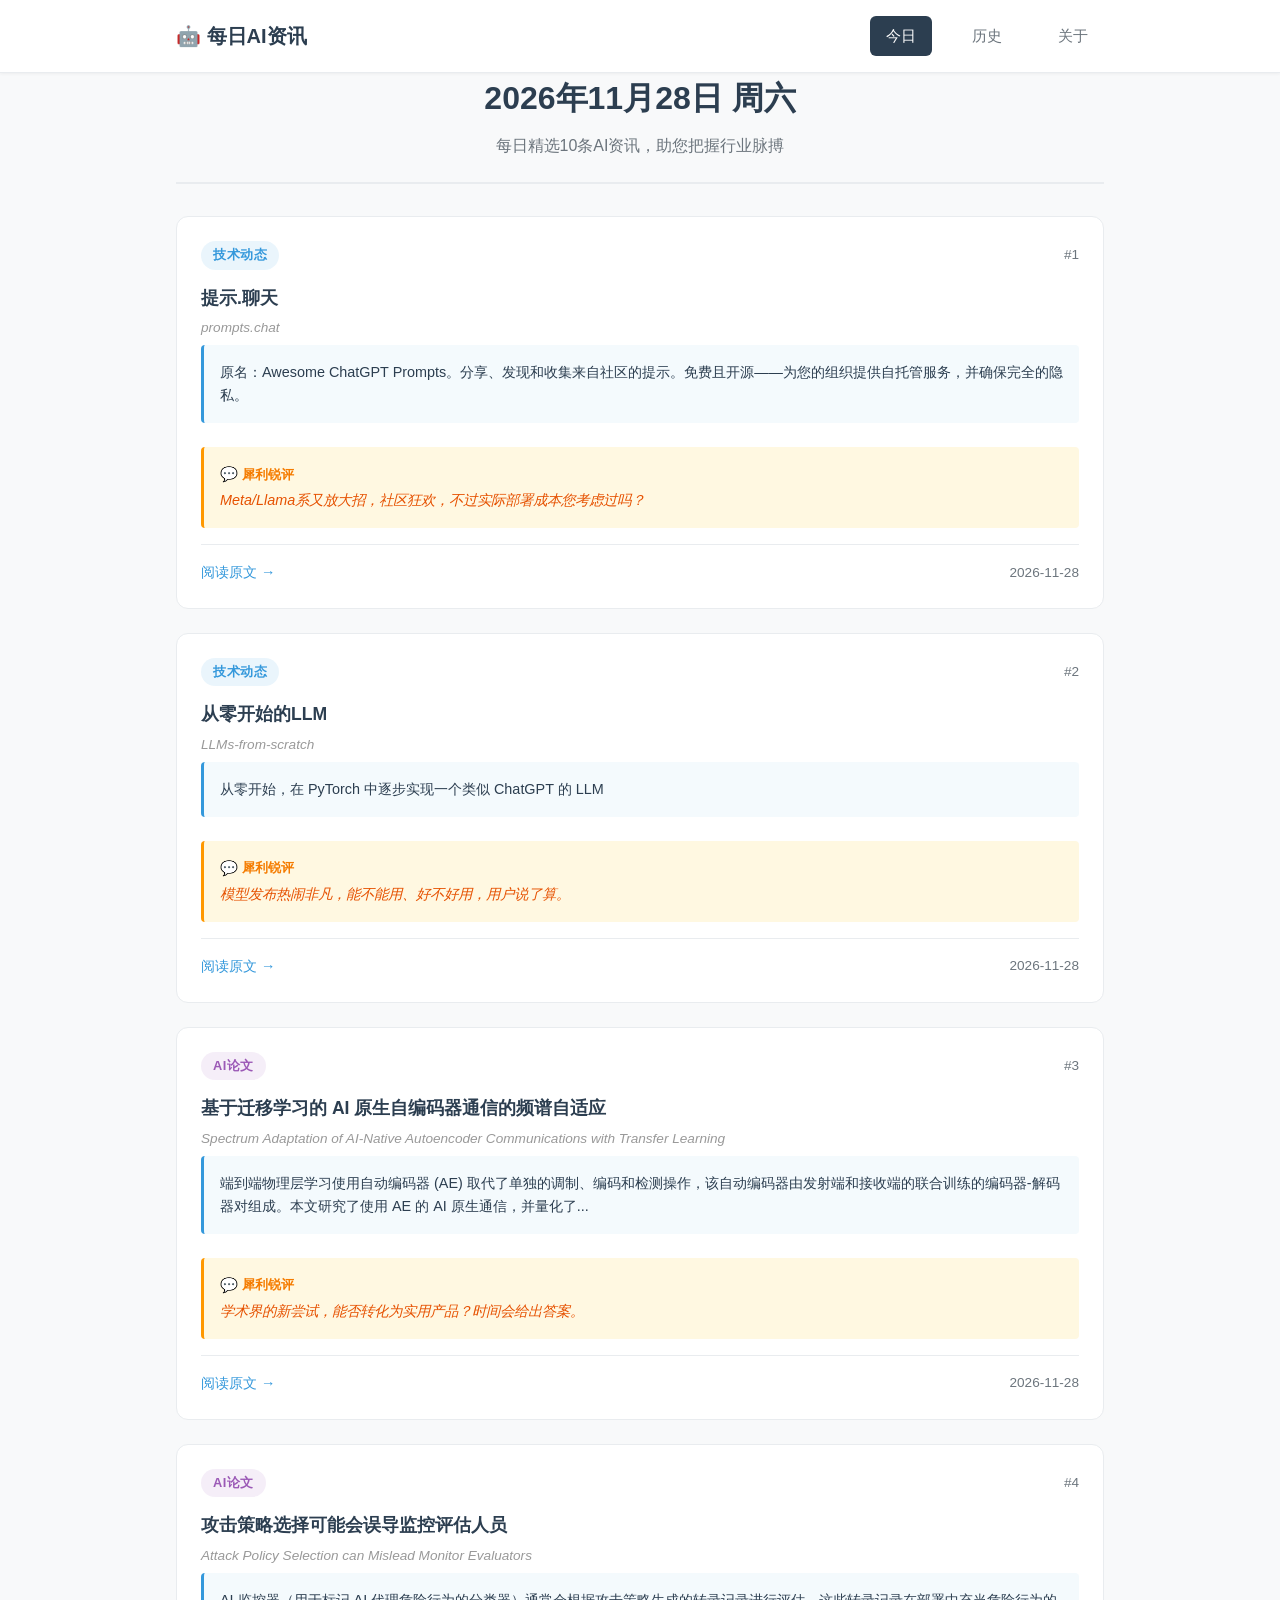
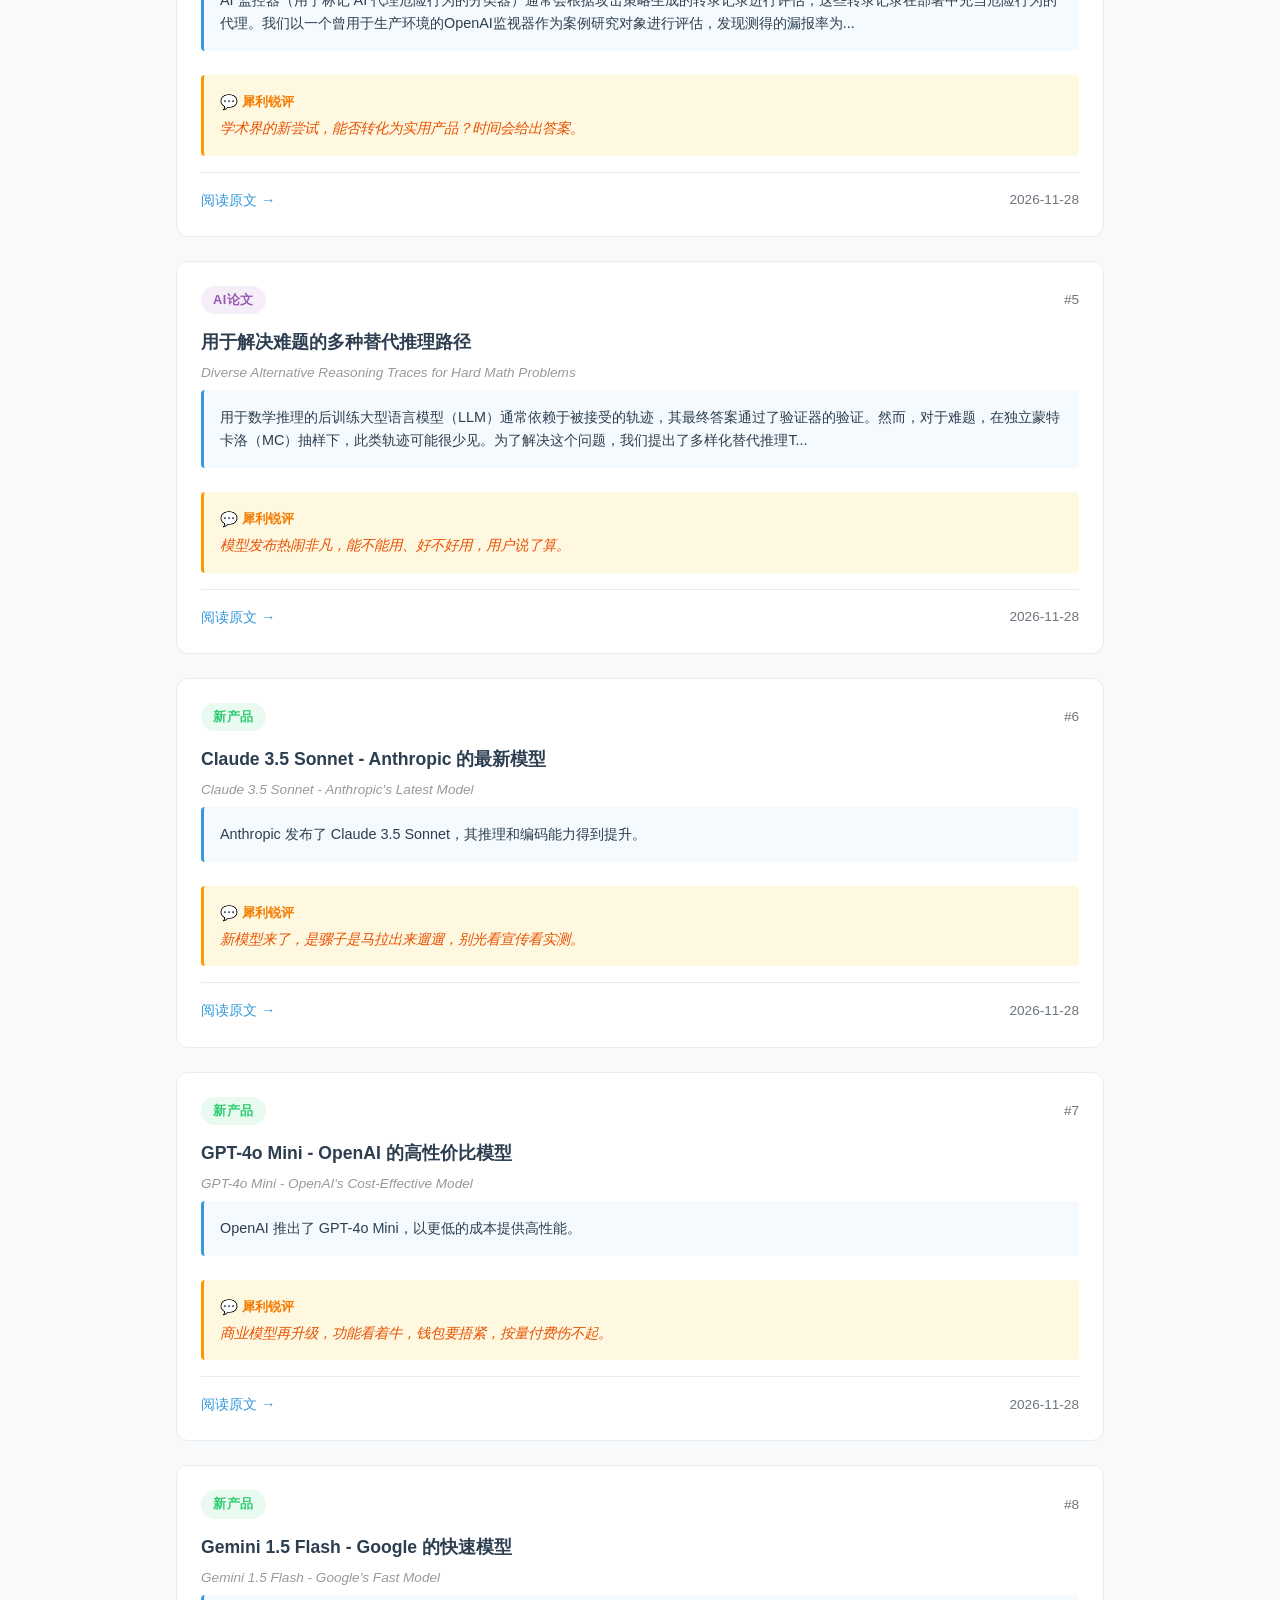
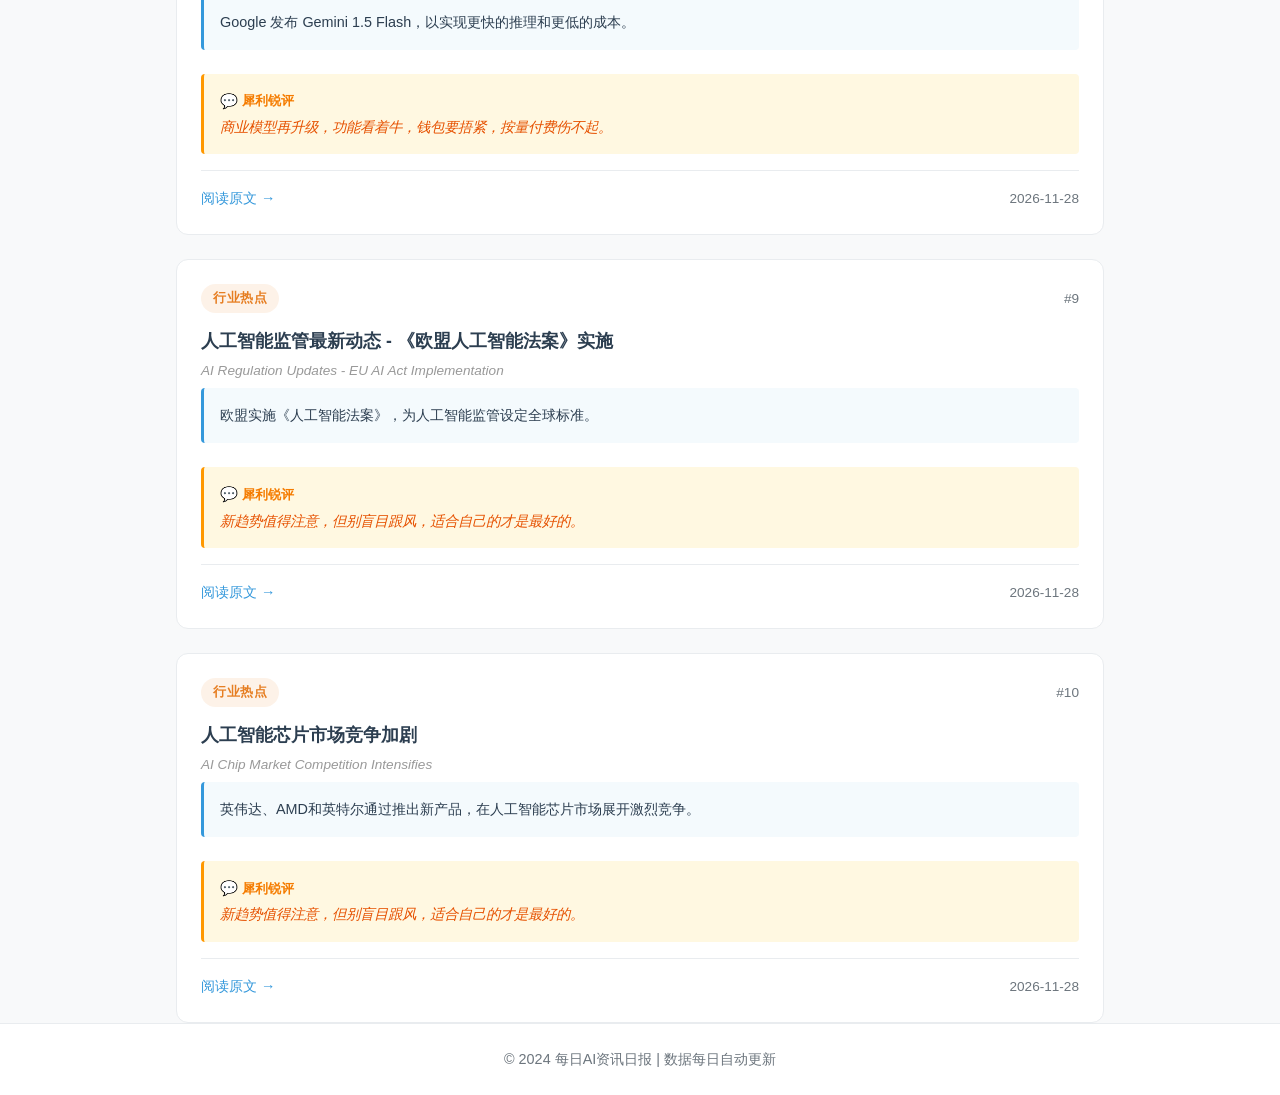
<file: docs/index.html>
<!DOCTYPE html>
<html lang="zh-CN">
<head>
    <meta charset="UTF-8">
    <meta name="viewport" content="width=device-width, initial-scale=1.0">
    <title>每日AI资讯日报</title>
    <link rel="stylesheet" href="css/style.css">
</head>
<body>
    <nav class="navbar">
        <div class="container">
            <div class="nav-brand">
                <h1>🤖 每日AI资讯</h1>
            </div>
            <div class="nav-links">
                <a href="index.html" class="active">今日</a>
                <a href="history.html">历史</a>
                <a href="about.html">关于</a>
            </div>
        </div>
    </nav>

    <main class="container">
        <div class="header">
            <h2 id="date-title">加载中...</h2>
            <p class="subtitle">每日精选10条AI资讯，助您把握行业脉搏</p>
        </div>

        <div id="news-container" class="news-container">
            <div class="loading">正在加载今日资讯...</div>
        </div>
    </main>

    <footer class="footer">
        <div class="container">
            <p>© 2024 每日AI资讯日报 | 数据每日自动更新</p>
        </div>
    </footer>

    <script src="js/main.js"></script>
</body>
</html>
</file>
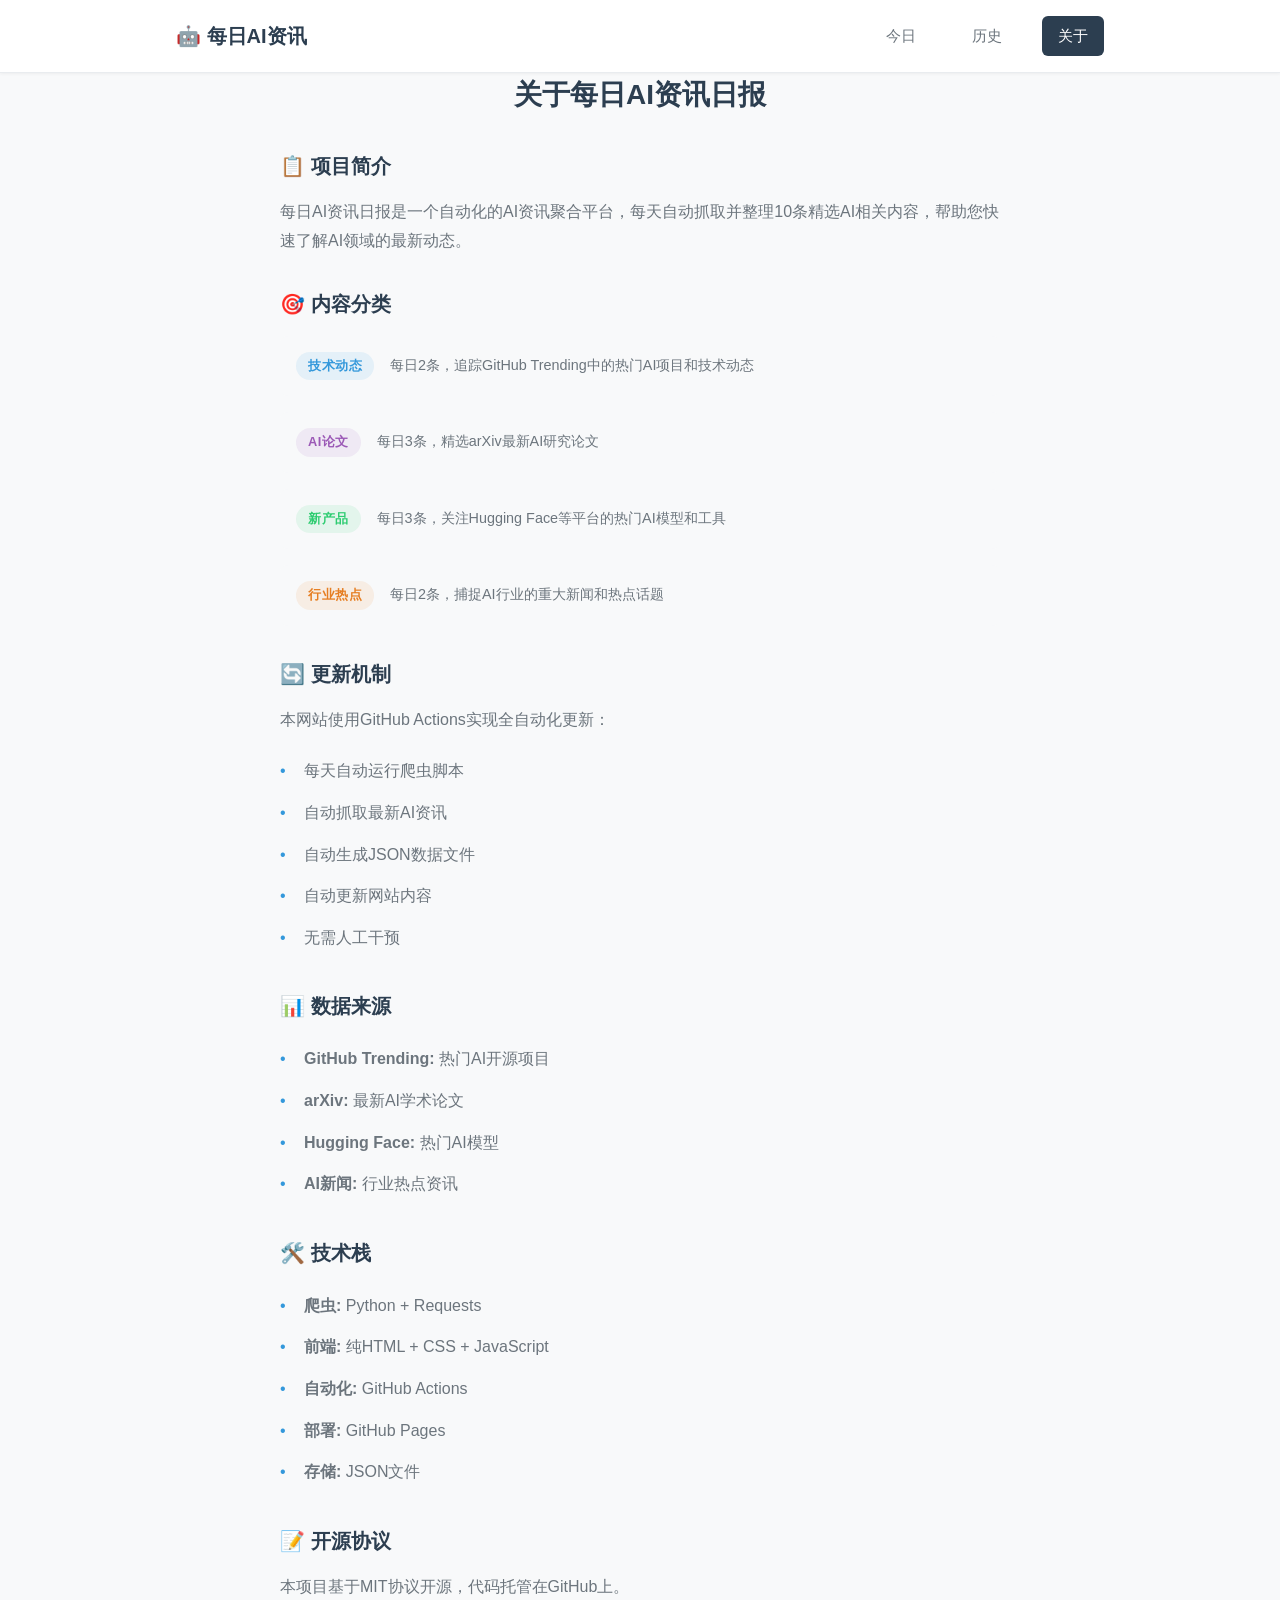
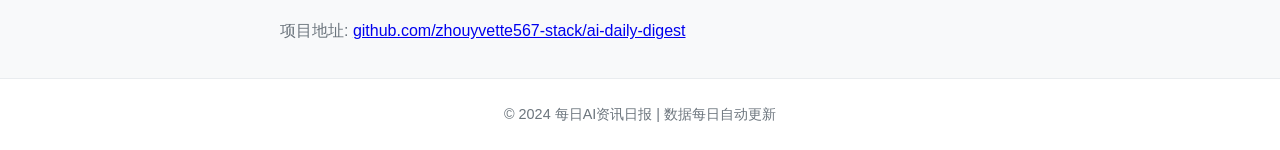
<file: docs/about.html>
<!DOCTYPE html>
<html lang="zh-CN">
<head>
    <meta charset="UTF-8">
    <meta name="viewport" content="width=device-width, initial-scale=1.0">
    <title>关于 - 每日AI资讯</title>
    <link rel="stylesheet" href="css/style.css">
</head>
<body>
    <nav class="navbar">
        <div class="container">
            <div class="nav-brand">
                <h1>🤖 每日AI资讯</h1>
            </div>
            <div class="nav-links">
                <a href="index.html">今日</a>
                <a href="history.html">历史</a>
                <a href="about.html" class="active">关于</a>
            </div>
        </div>
    </nav>

    <main class="container">
        <div class="about-content">
            <h2>关于每日AI资讯日报</h2>

            <section>
                <h3>📋 项目简介</h3>
                <p>每日AI资讯日报是一个自动化的AI资讯聚合平台，每天自动抓取并整理10条精选AI相关内容，帮助您快速了解AI领域的最新动态。</p>
            </section>

            <section>
                <h3>🎯 内容分类</h3>
                <div class="category-list">
                    <div class="category-item">
                        <span class="tag tech">技术动态</span>
                        <p>每日2条，追踪GitHub Trending中的热门AI项目和技术动态</p>
                    </div>
                    <div class="category-item">
                        <span class="tag paper">AI论文</span>
                        <p>每日3条，精选arXiv最新AI研究论文</p>
                    </div>
                    <div class="category-item">
                        <span class="tag product">新产品</span>
                        <p>每日3条，关注Hugging Face等平台的热门AI模型和工具</p>
                    </div>
                    <div class="category-item">
                        <span class="tag hot">行业热点</span>
                        <p>每日2条，捕捉AI行业的重大新闻和热点话题</p>
                    </div>
                </div>
            </section>

            <section>
                <h3>🔄 更新机制</h3>
                <p>本网站使用GitHub Actions实现全自动化更新：</p>
                <ul>
                    <li>每天自动运行爬虫脚本</li>
                    <li>自动抓取最新AI资讯</li>
                    <li>自动生成JSON数据文件</li>
                    <li>自动更新网站内容</li>
                    <li>无需人工干预</li>
                </ul>
            </section>

            <section>
                <h3>📊 数据来源</h3>
                <ul>
                    <li><strong>GitHub Trending:</strong> 热门AI开源项目</li>
                    <li><strong>arXiv:</strong> 最新AI学术论文</li>
                    <li><strong>Hugging Face:</strong> 热门AI模型</li>
                    <li><strong>AI新闻:</strong> 行业热点资讯</li>
                </ul>
            </section>

            <section>
                <h3>🛠️ 技术栈</h3>
                <ul>
                    <li><strong>爬虫:</strong> Python + Requests</li>
                    <li><strong>前端:</strong> 纯HTML + CSS + JavaScript</li>
                    <li><strong>自动化:</strong> GitHub Actions</li>
                    <li><strong>部署:</strong> GitHub Pages</li>
                    <li><strong>存储:</strong> JSON文件</li>
                </ul>
            </section>

            <section>
                <h3>📝 开源协议</h3>
                <p>本项目基于MIT协议开源，代码托管在GitHub上。</p>
                <p>项目地址: <a href="https://github.com/zhouyvette567-stack/ai-daily-digest" target="_blank">github.com/zhouyvette567-stack/ai-daily-digest</a></p>
            </section>
        </div>
    </main>

    <footer class="footer">
        <div class="container">
            <p>© 2024 每日AI资讯日报 | 数据每日自动更新</p>
        </div>
    </footer>
</body>
</html>
</file>
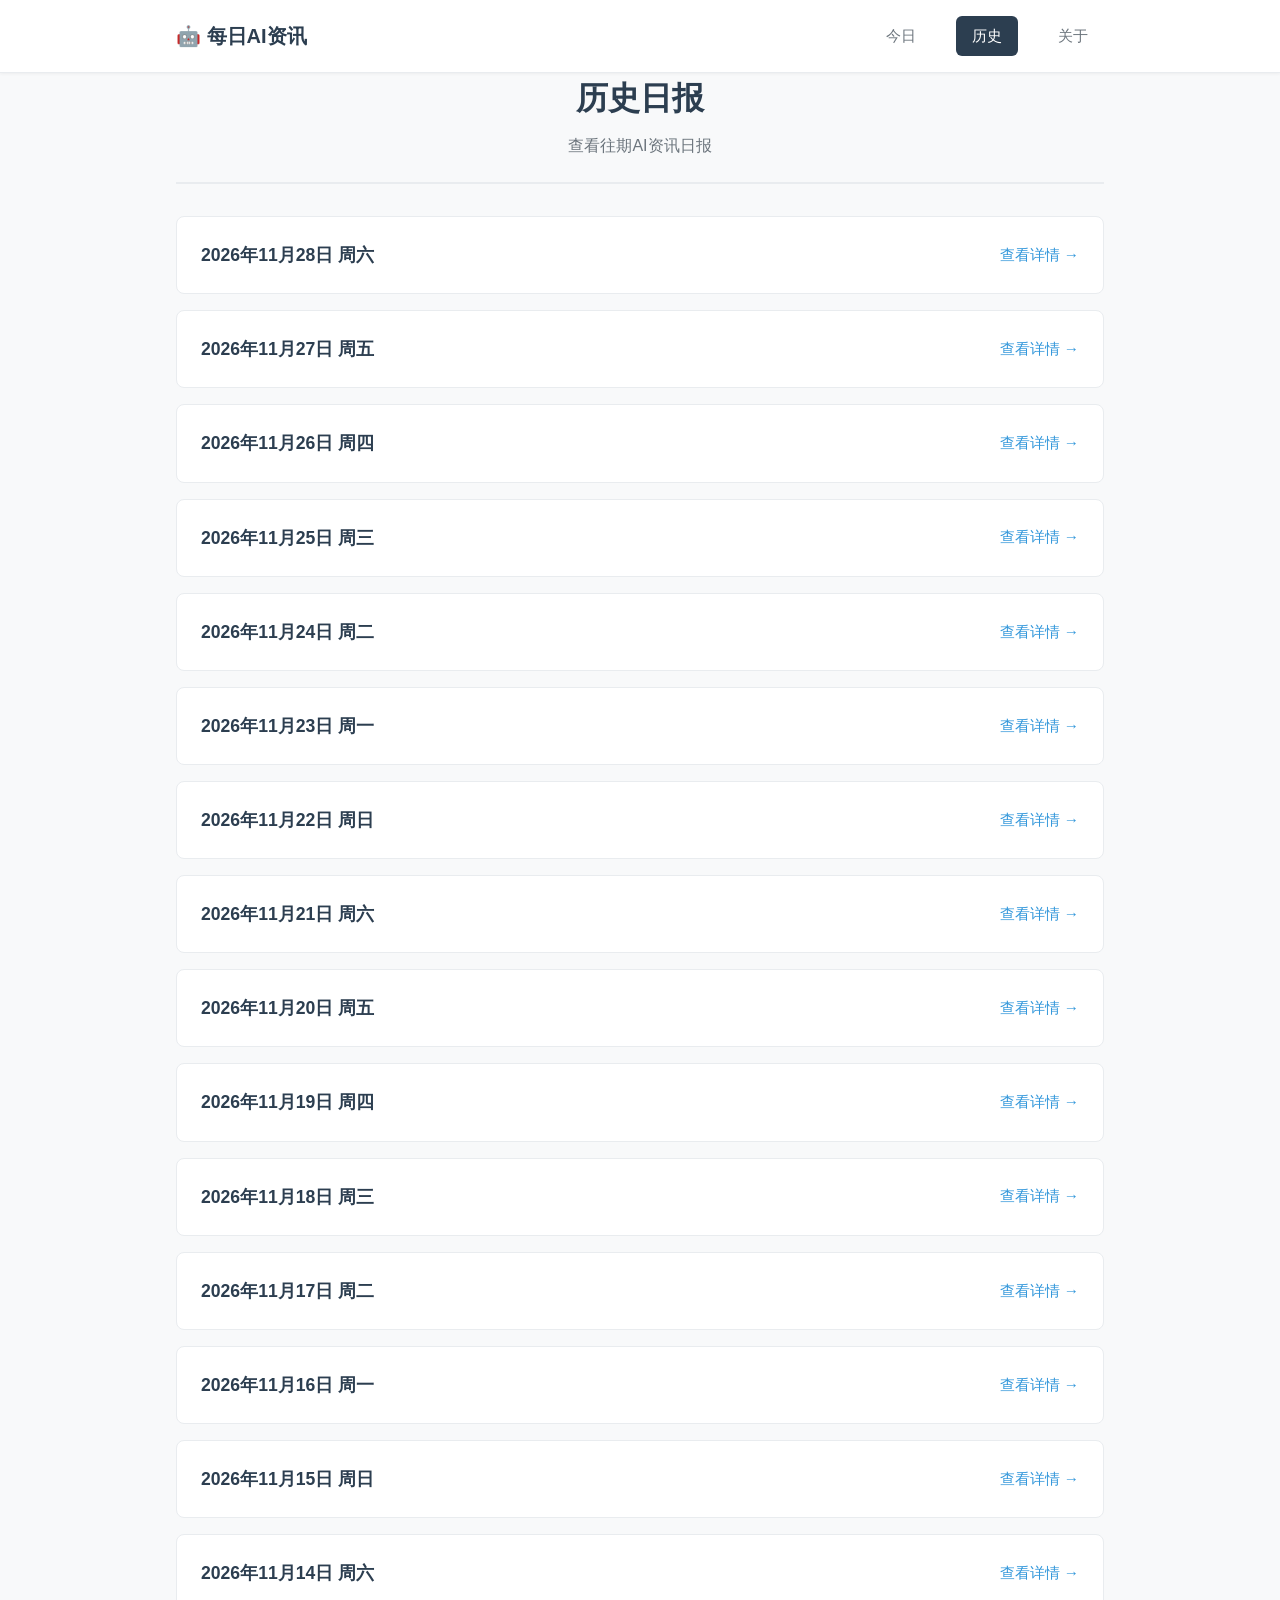
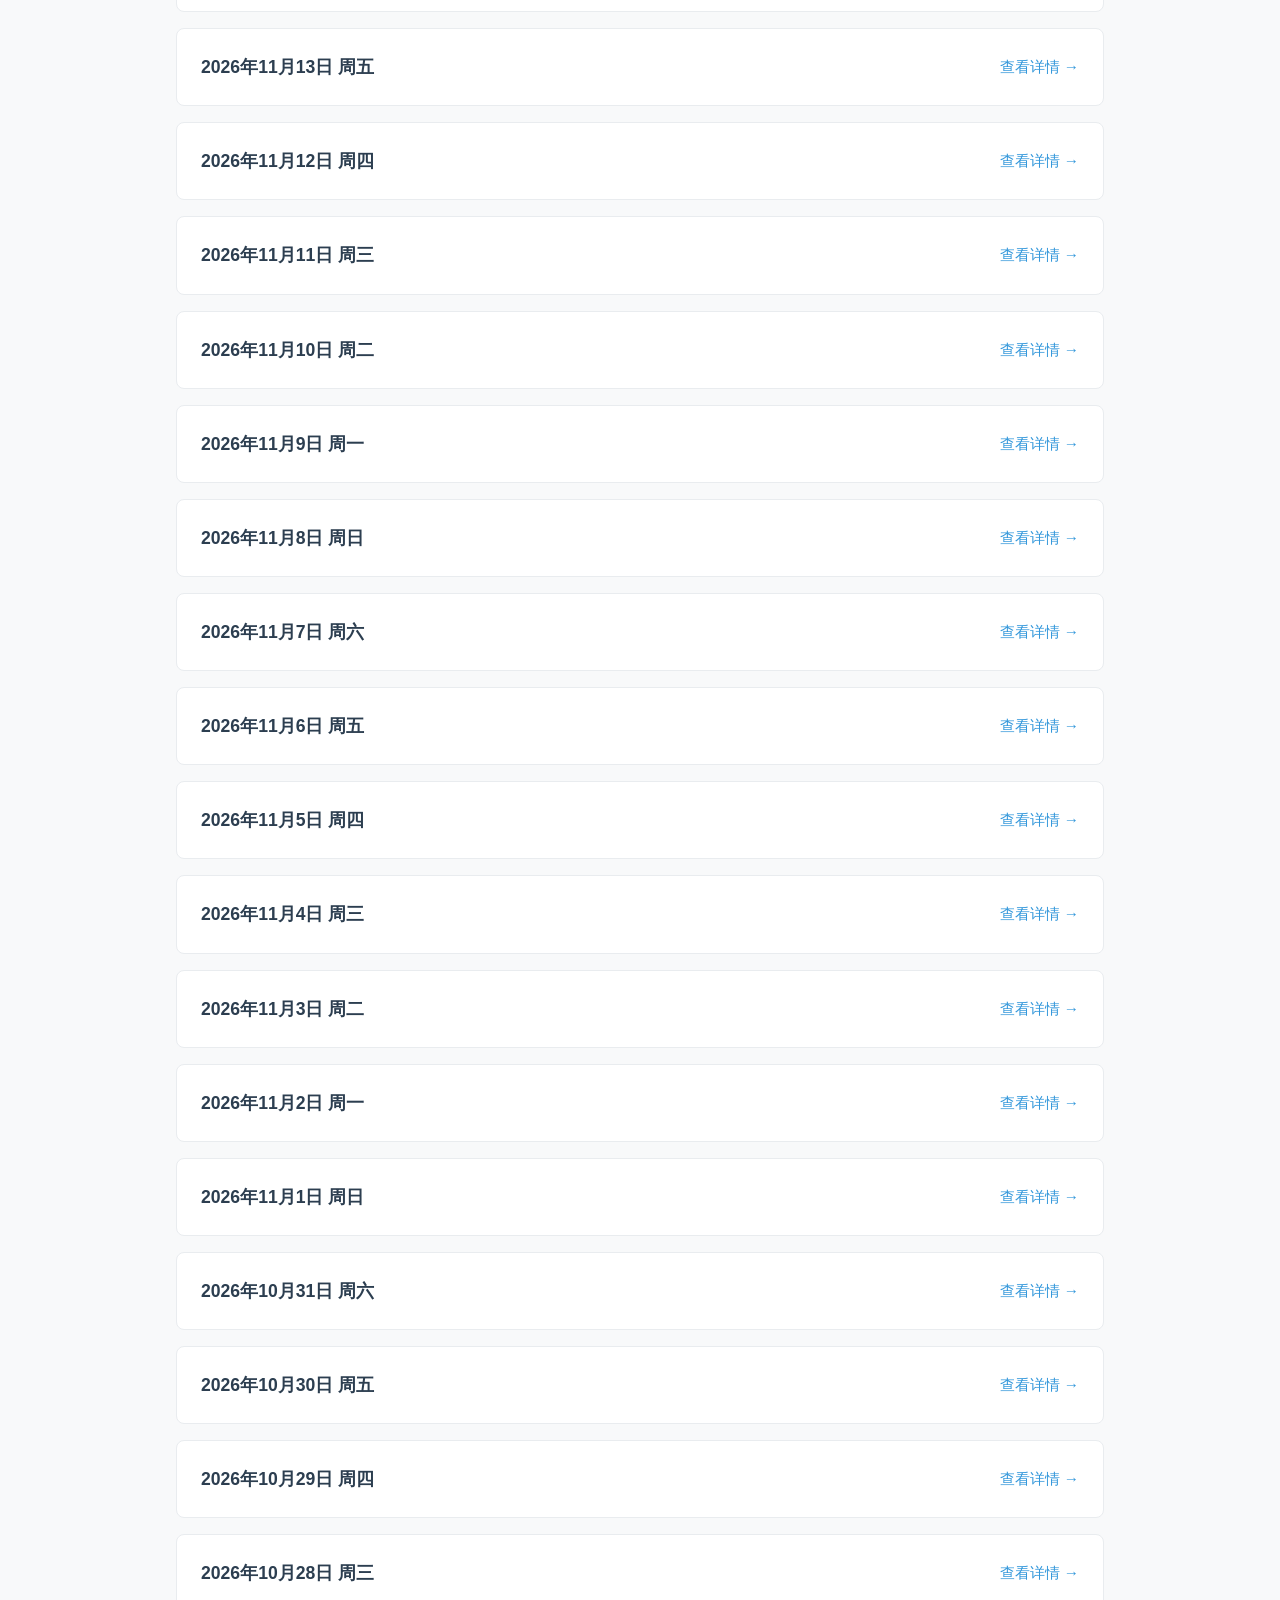
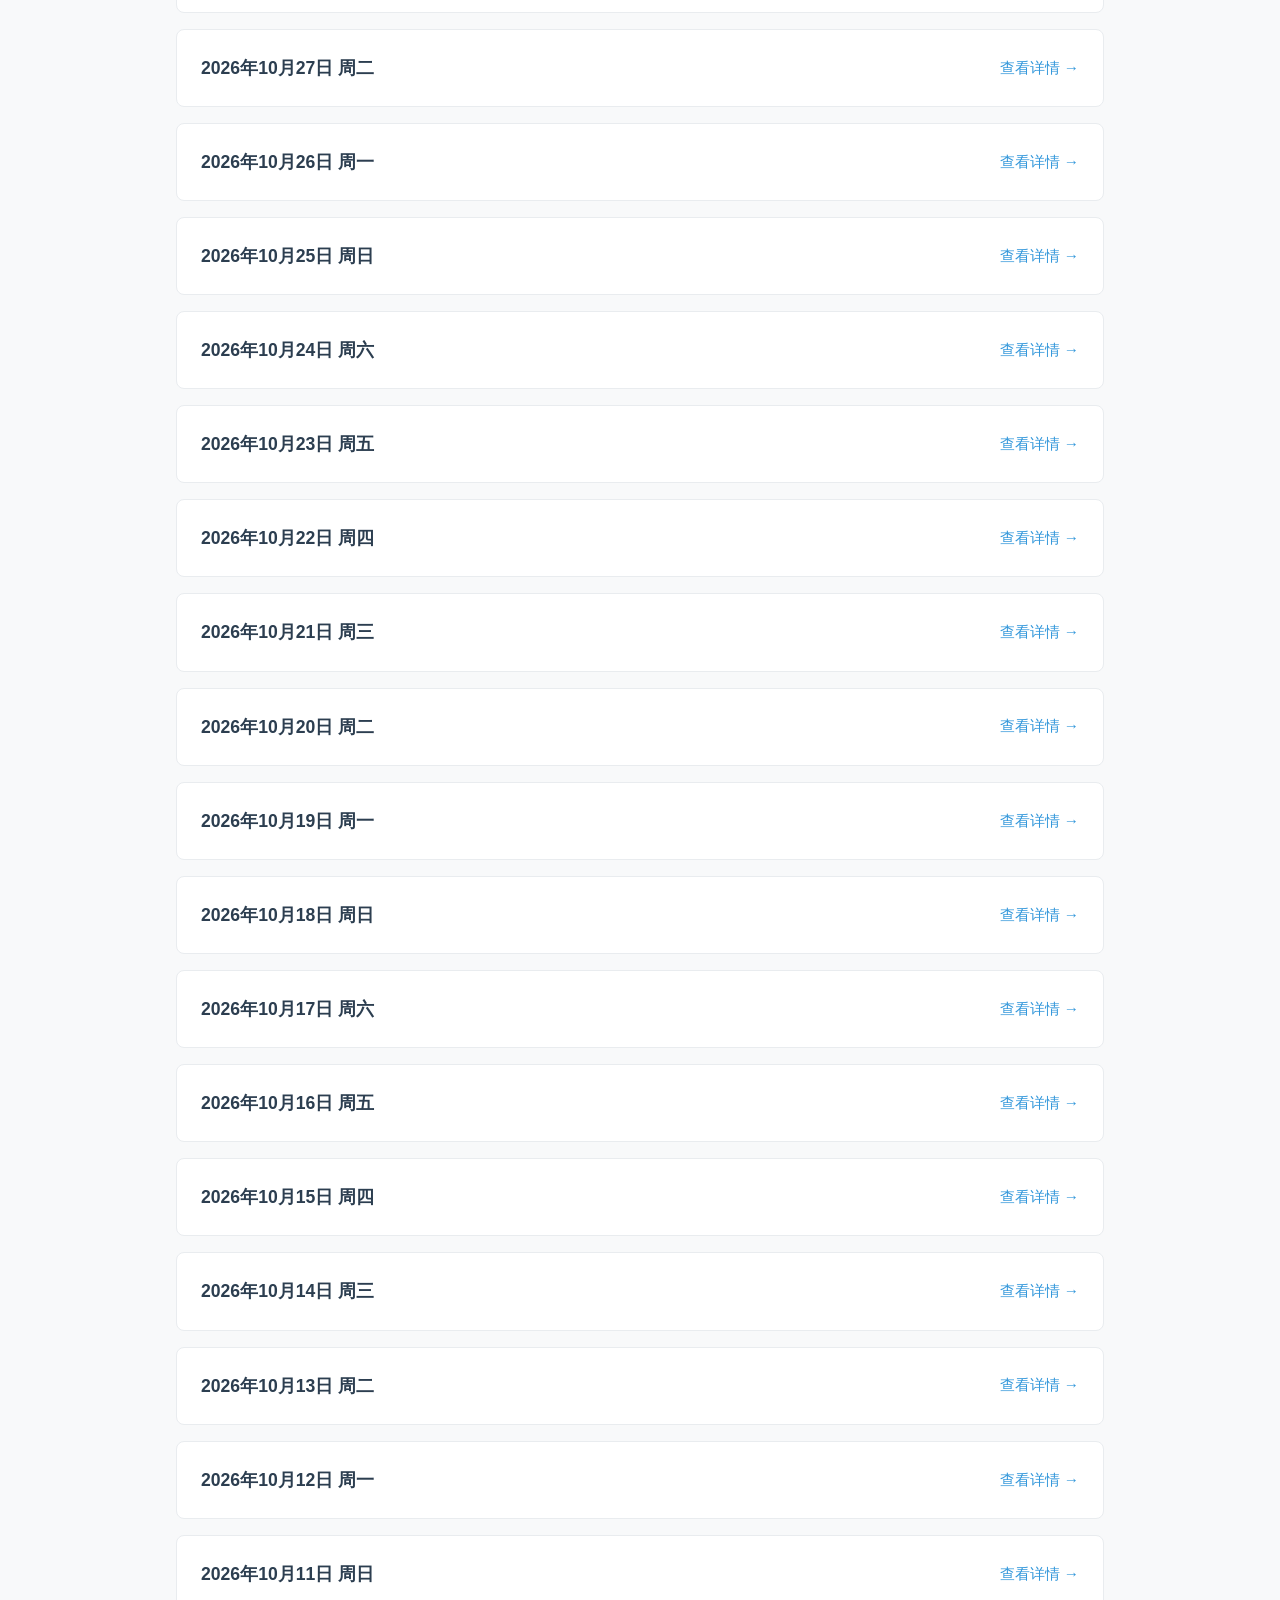
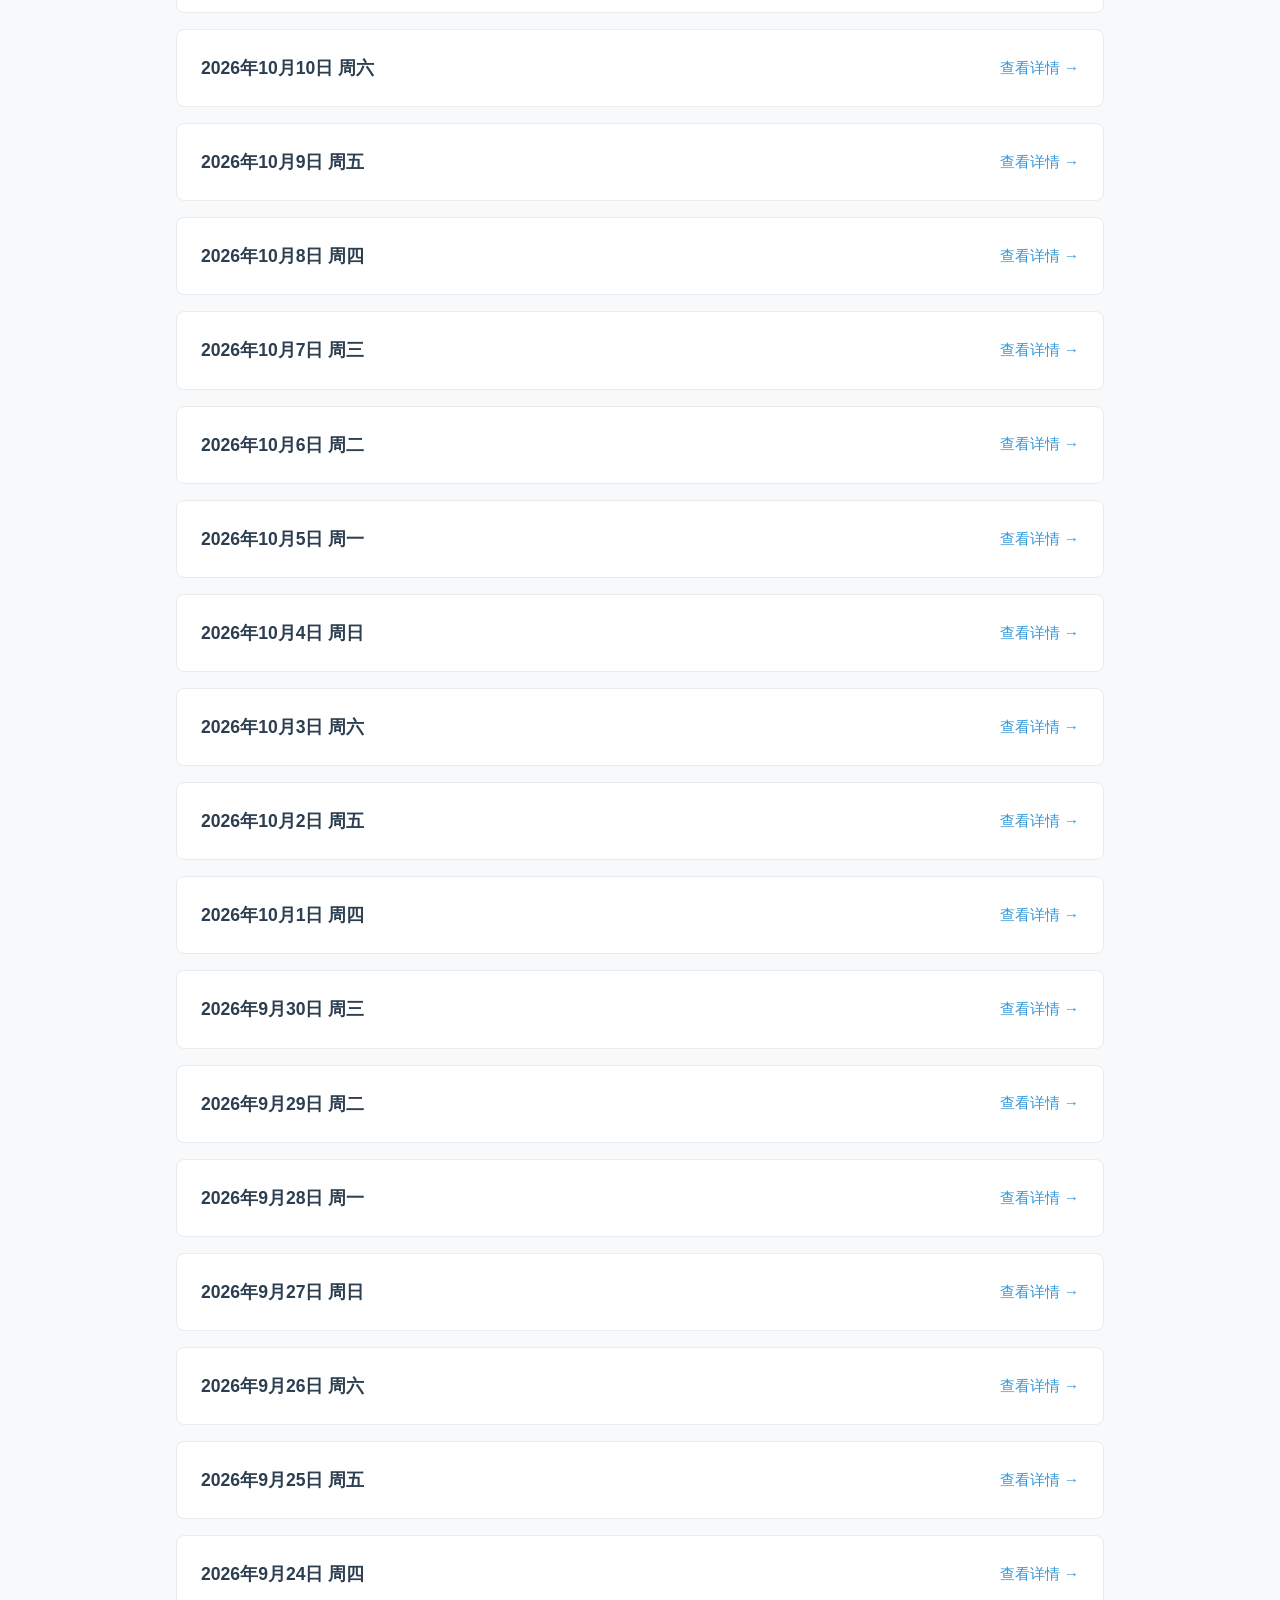
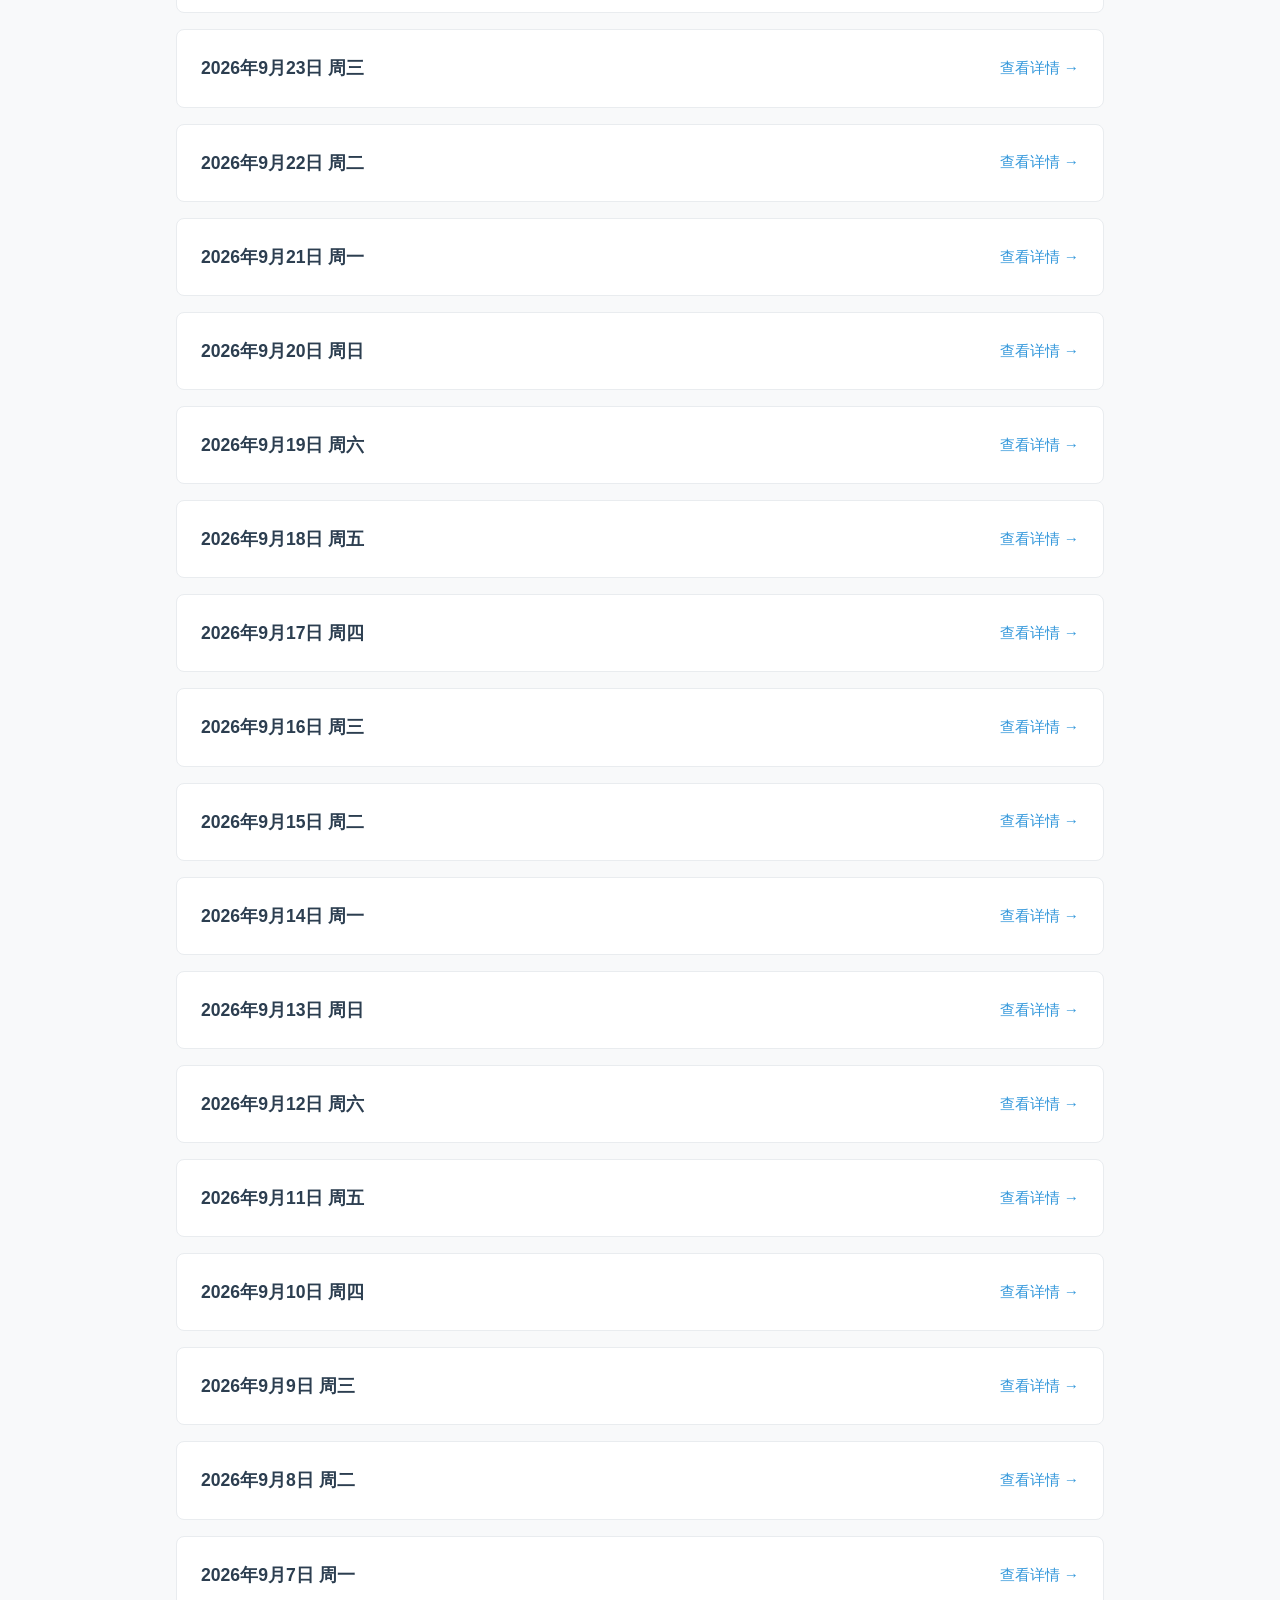
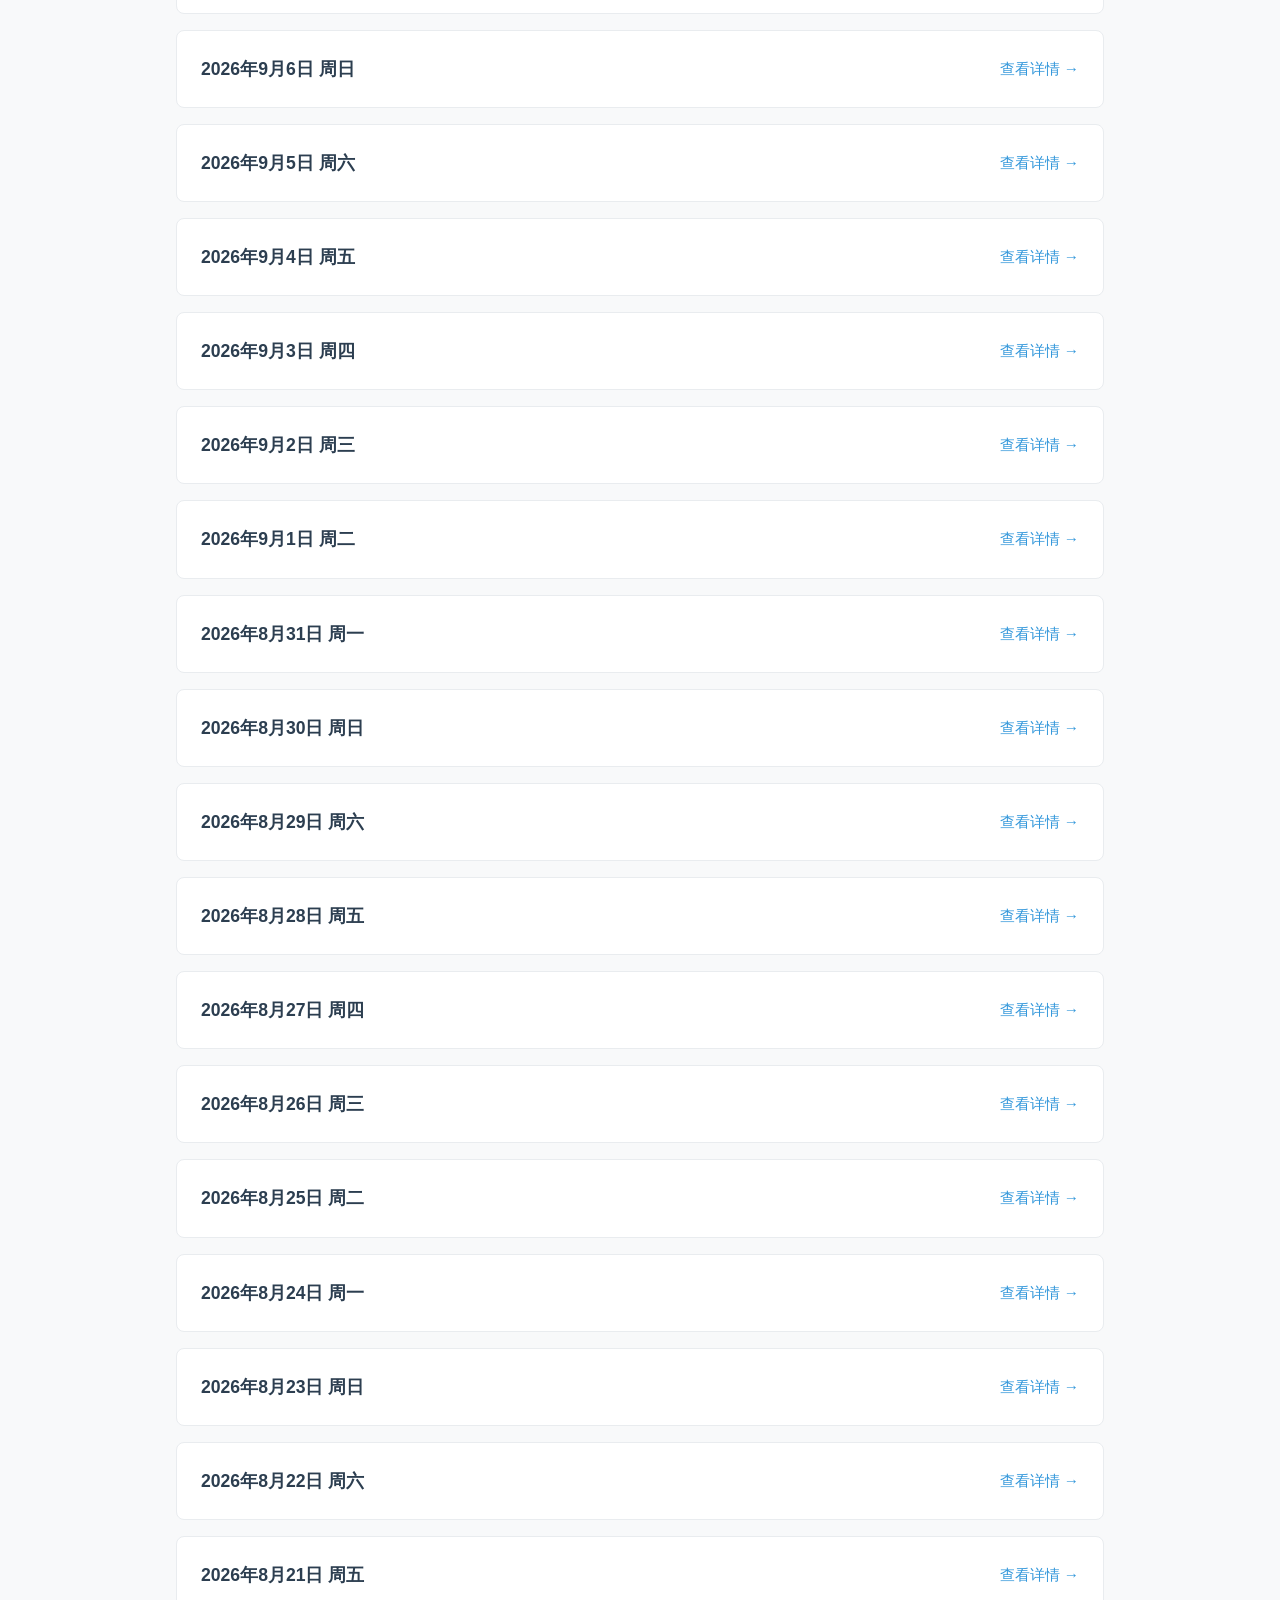
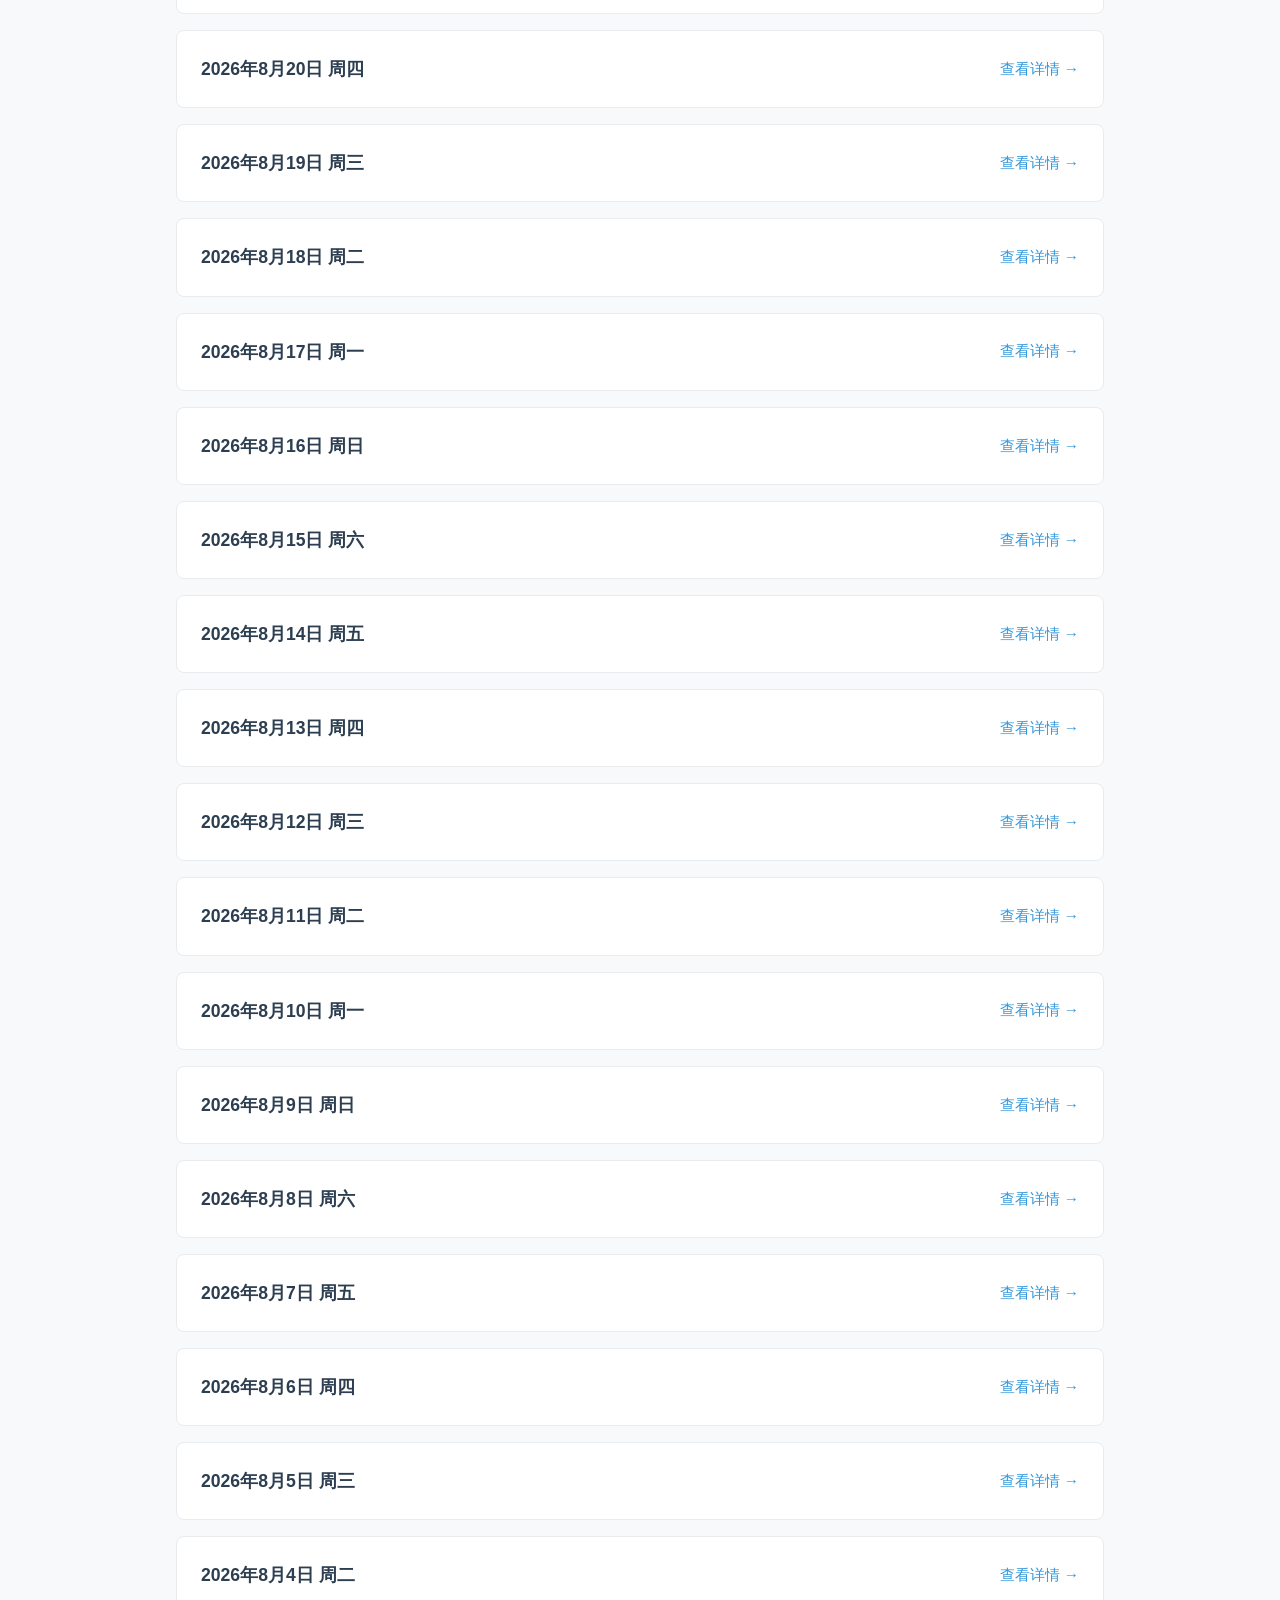
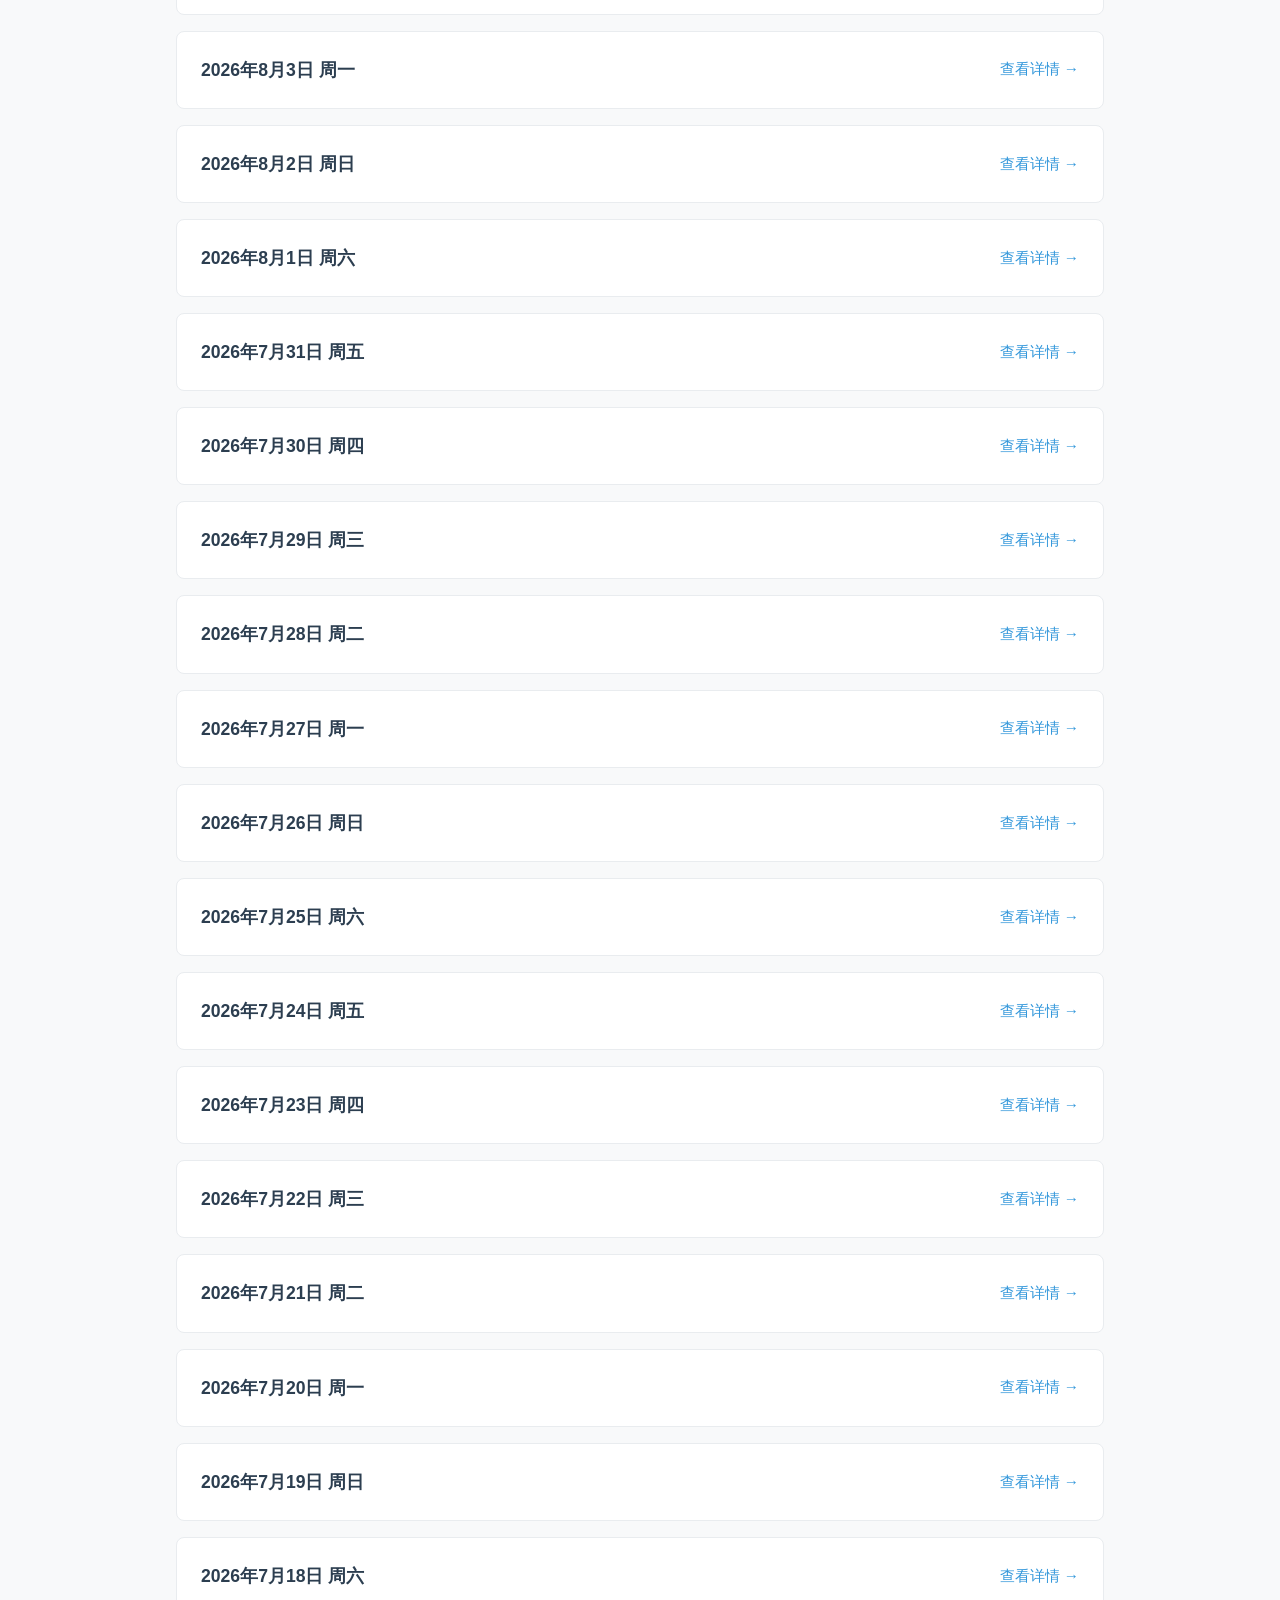
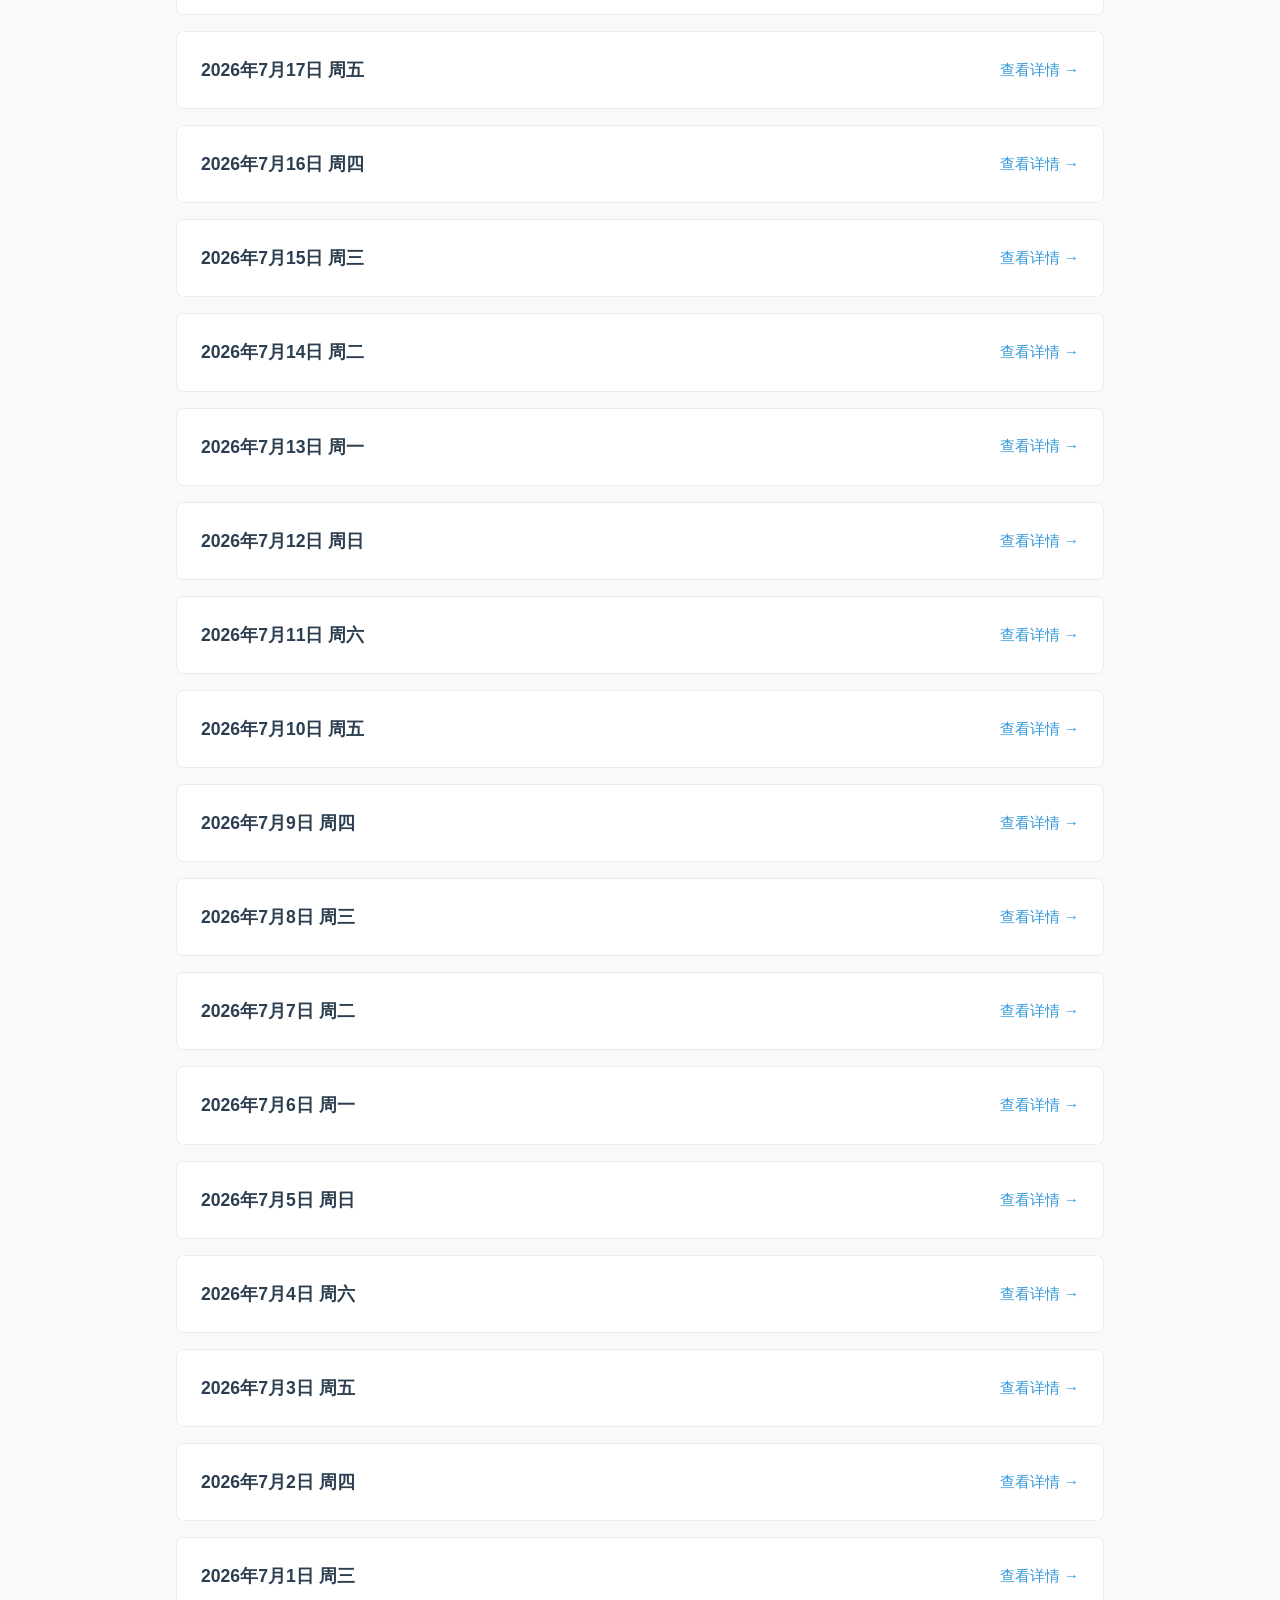
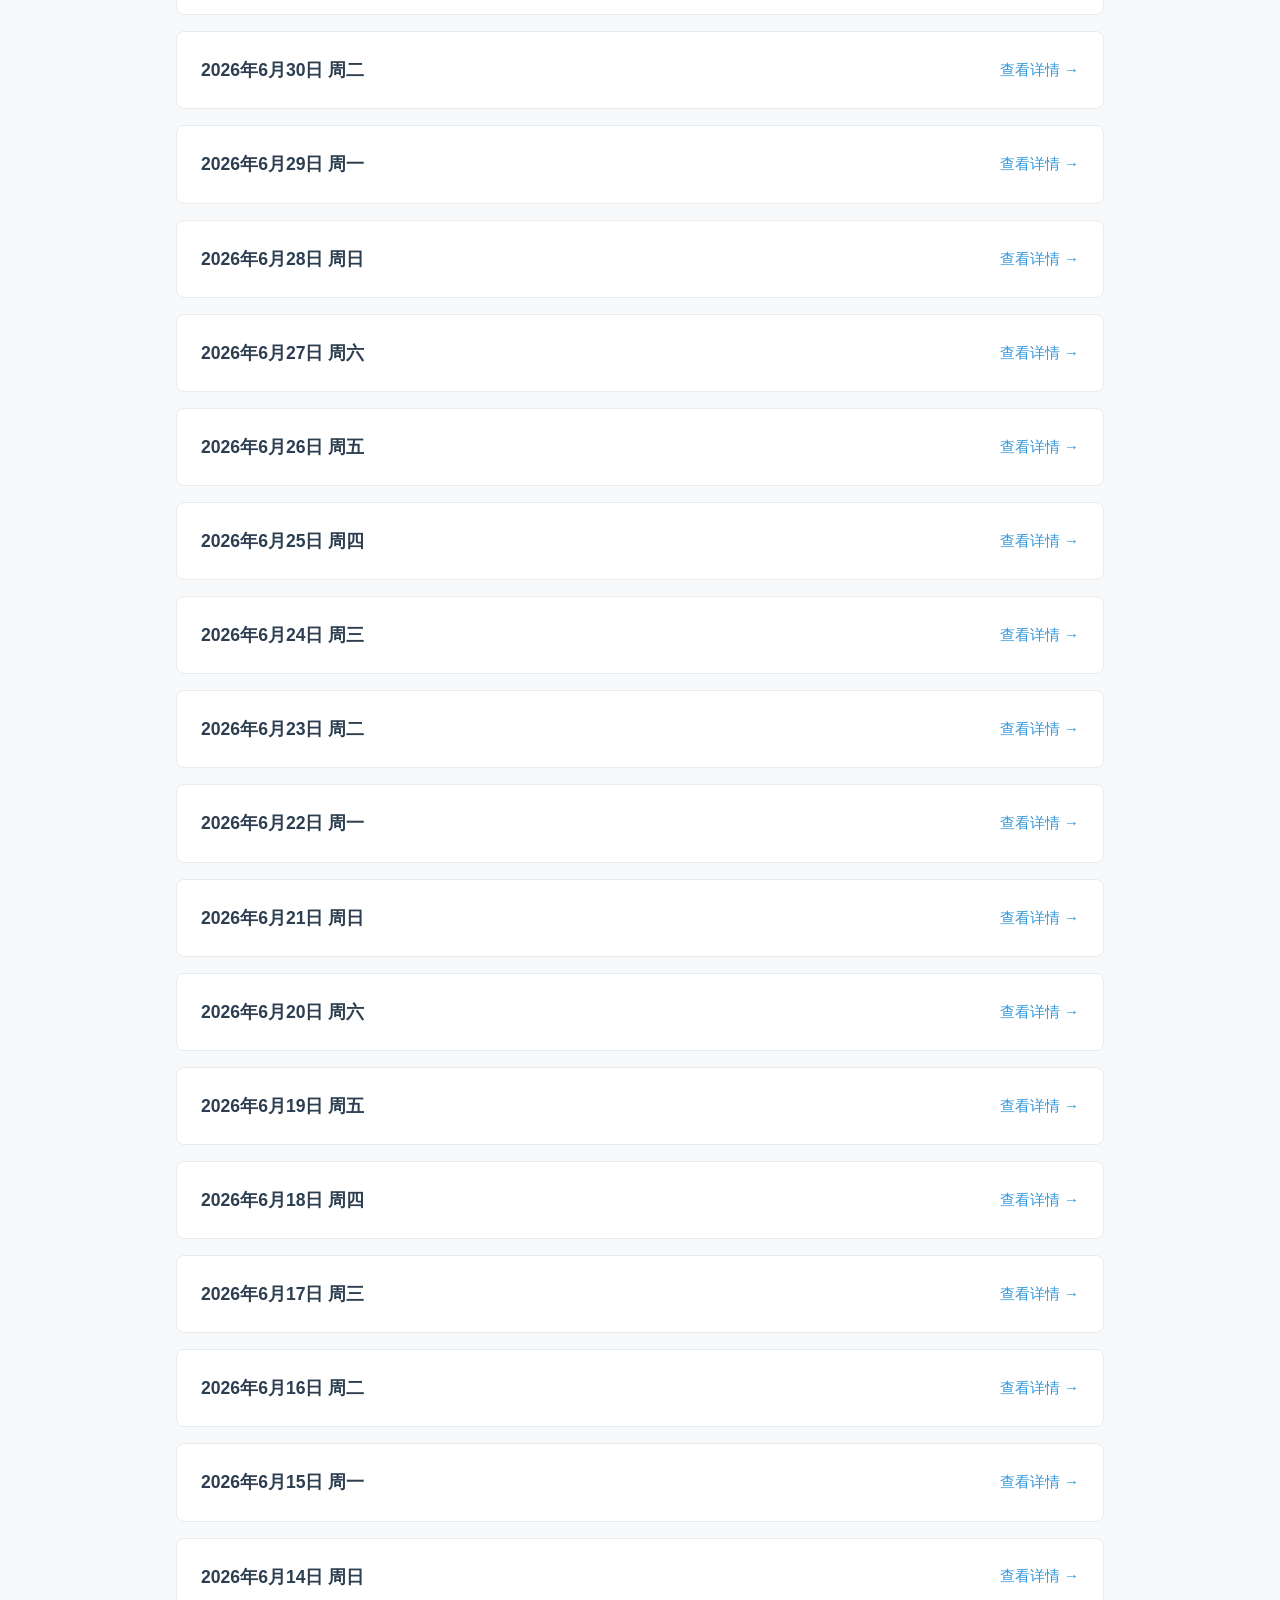
<file: docs/history.html>
<!DOCTYPE html>
<html lang="zh-CN">
<head>
    <meta charset="UTF-8">
    <meta name="viewport" content="width=device-width, initial-scale=1.0">
    <title>历史日报 - 每日AI资讯</title>
    <link rel="stylesheet" href="css/style.css">
</head>
<body>
    <nav class="navbar">
        <div class="container">
            <div class="nav-brand">
                <h1>🤖 每日AI资讯</h1>
            </div>
            <div class="nav-links">
                <a href="index.html">今日</a>
                <a href="history.html" class="active">历史</a>
                <a href="about.html">关于</a>
            </div>
        </div>
    </nav>

    <main class="container">
        <div class="header">
            <h2>历史日报</h2>
            <p class="subtitle">查看往期AI资讯日报</p>
        </div>

        <div id="history-list" class="history-list">
            <div class="loading">正在加载历史记录...</div>
        </div>
    </main>

    <footer class="footer">
        <div class="container">
            <p>© 2024 每日AI资讯日报 | 数据每日自动更新</p>
        </div>
    </footer>

    <script src="js/main.js"></script>
</body>
</html>
</file>
<file: docs/css/style.css>
/* 全局样式 */
* {
    margin: 0;
    padding: 0;
    box-sizing: border-box;
}

:root {
    /* 主题色彩 - 柔和配色 */
    --primary-color: #2c3e50;
    --bg-color: #f8f9fa;
    --card-bg: #ffffff;
    --text-primary: #2c3e50;
    --text-secondary: #6c757d;
    --border-color: #e9ecef;

    /* 分类颜色 */
    --tech-color: #3498db;      /* 技术动态 - 蓝色 */
    --paper-color: #9b59b6;     /* AI论文 - 紫色 */
    --product-color: #2ecc71;   /* 新产品 - 绿色 */
    --hot-color: #e67e22;       /* 行业热点 - 橙色 */

    /* 间距 */
    --spacing-xs: 8px;
    --spacing-sm: 16px;
    --spacing-md: 24px;
    --spacing-lg: 32px;
    --spacing-xl: 48px;
}

body {
    font-family: -apple-system, BlinkMacSystemFont, "Segoe UI", "Noto Sans SC", "PingFang SC", "Hiragino Sans GB", "Microsoft YaHei", sans-serif;
    background-color: var(--bg-color);
    color: var(--text-primary);
    line-height: 1.6;
    min-height: 100vh;
    display: flex;
    flex-direction: column;
}

.container {
    max-width: 960px;
    margin: 0 auto;
    padding: 0 var(--spacing-sm);
    width: 100%;
}

/* 导航栏 */
.navbar {
    background: var(--card-bg);
    border-bottom: 1px solid var(--border-color);
    padding: var(--spacing-sm) 0;
    position: sticky;
    top: 0;
    z-index: 100;
    box-shadow: 0 1px 3px rgba(0,0,0,0.05);
}

.navbar .container {
    display: flex;
    justify-content: space-between;
    align-items: center;
}

.nav-brand h1 {
    font-size: 1.25rem;
    font-weight: 600;
    color: var(--primary-color);
}

.nav-links {
    display: flex;
    gap: var(--spacing-md);
}

.nav-links a {
    text-decoration: none;
    color: var(--text-secondary);
    font-size: 0.95rem;
    padding: var(--spacing-xs) var(--spacing-sm);
    border-radius: 6px;
    transition: all 0.2s;
}

.nav-links a:hover {
    background: var(--bg-color);
    color: var(--primary-color);
}

.nav-links a.active {
    background: var(--primary-color);
    color: white;
}

/* 主内容区 */
main {
    flex: 1;
    padding: var(--spacing-lg) 0;
}

.header {
    text-align: center;
    margin-bottom: var(--spacing-lg);
    padding-bottom: var(--spacing-md);
    border-bottom: 2px solid var(--border-color);
}

.header h2 {
    font-size: 2rem;
    font-weight: 700;
    color: var(--primary-color);
    margin-bottom: var(--spacing-xs);
}

.subtitle {
    color: var(--text-secondary);
    font-size: 1rem;
}

/* 新闻卡片容器 */
.news-container {
    display: flex;
    flex-direction: column;
    gap: var(--spacing-md);
}

/* 新闻卡片 */
.news-card {
    background: var(--card-bg);
    border: 1px solid var(--border-color);
    border-radius: 12px;
    padding: var(--spacing-md);
    transition: all 0.3s;
    cursor: pointer;
}

.news-card:hover {
    box-shadow: 0 4px 12px rgba(0,0,0,0.08);
    transform: translateY(-2px);
    border-color: transparent;
}

.news-card-header {
    display: flex;
    align-items: center;
    gap: var(--spacing-sm);
    margin-bottom: var(--spacing-sm);
}

.tag {
    display: inline-block;
    padding: 4px 12px;
    border-radius: 20px;
    font-size: 0.8rem;
    font-weight: 600;
    letter-spacing: 0.5px;
}

.tag.tech {
    background: rgba(52, 152, 219, 0.1);
    color: var(--tech-color);
}

.tag.paper {
    background: rgba(155, 89, 182, 0.1);
    color: var(--paper-color);
}

.tag.product {
    background: rgba(46, 204, 113, 0.1);
    color: var(--product-color);
}

.tag.hot {
    background: rgba(230, 126, 34, 0.1);
    color: var(--hot-color);
}

.news-index {
    color: var(--text-secondary);
    font-size: 0.85rem;
    margin-left: auto;
}

.news-card-title {
    font-size: 1.1rem;
    font-weight: 600;
    color: var(--text-primary);
    margin-bottom: var(--spacing-xs);
    line-height: 1.4;
}

.news-card-title a {
    color: inherit;
    text-decoration: none;
}

.news-card-title a:hover {
    color: var(--primary-color);
}

.news-card-title-cn {
    font-size: 1rem;
    font-weight: 500;
    color: var(--primary-color);
    margin-bottom: var(--spacing-xs);
    line-height: 1.4;
}

.news-card-title-en {
    font-size: 0.85rem;
    color: #999;
    margin-bottom: var(--spacing-sm);
    line-height: 1.4;
    font-style: italic;
}

.news-card-summary {
    color: var(--text-secondary);
    font-size: 0.95rem;
    line-height: 1.6;
    margin-bottom: var(--spacing-sm);
}

.news-card-summary-cn {
    color: var(--text-primary);
    font-size: 0.9rem;
    line-height: 1.6;
    margin-bottom: var(--spacing-md);
    padding: var(--spacing-sm);
    background: rgba(52, 152, 219, 0.05);
    border-left: 3px solid var(--tech-color);
    border-radius: 4px;
}

/* 锐评样式 */
.comment-section {
    background: #fff8e1;
    border-left: 3px solid #ff9800;
    border-radius: 4px;
    padding: var(--spacing-sm);
    margin-bottom: var(--spacing-sm);
}

.comment-label {
    font-size: 0.8rem;
    font-weight: 600;
    color: #f57c00;
    margin-bottom: 4px;
    display: flex;
    align-items: center;
    gap: 4px;
}

.comment-label::before {
    content: "💬";
    font-size: 0.9rem;
}

.comment-text {
    font-size: 0.9rem;
    color: #e65100;
    line-height: 1.5;
    font-style: italic;
}

.news-card-footer {
    display: flex;
    justify-content: space-between;
    align-items: center;
    padding-top: var(--spacing-sm);
    border-top: 1px solid var(--border-color);
}

.news-card-link {
    color: var(--tech-color);
    text-decoration: none;
    font-size: 0.9rem;
    font-weight: 500;
    transition: color 0.2s;
}

.news-card-link:hover {
    color: var(--primary-color);
}

.news-card-date {
    color: var(--text-secondary);
    font-size: 0.85rem;
}

/* 历史列表 */
.history-list {
    display: flex;
    flex-direction: column;
    gap: var(--spacing-sm);
}

.history-item {
    background: var(--card-bg);
    border: 1px solid var(--border-color);
    border-radius: 8px;
    padding: var(--spacing-md);
    display: flex;
    justify-content: space-between;
    align-items: center;
    transition: all 0.2s;
    cursor: pointer;
}

.history-item:hover {
    background: var(--bg-color);
    border-color: var(--primary-color);
}

.history-date {
    font-size: 1.1rem;
    font-weight: 600;
    color: var(--text-primary);
}

.history-link {
    color: var(--tech-color);
    text-decoration: none;
    font-size: 0.95rem;
}

.history-link:hover {
    text-decoration: underline;
}

/* 关于页面 */
.about-content {
    max-width: 720px;
    margin: 0 auto;
}

.about-content h2 {
    font-size: 1.75rem;
    margin-bottom: var(--spacing-lg);
    text-align: center;
}

.about-content section {
    margin-bottom: var(--spacing-lg);
}

.about-content h3 {
    font-size: 1.25rem;
    margin-bottom: var(--spacing-sm);
    color: var(--primary-color);
}

.about-content p {
    color: var(--text-secondary);
    margin-bottom: var(--spacing-sm);
    line-height: 1.8;
}

.about-content ul {
    list-style: none;
    padding-left: 0;
}

.about-content ul li {
    color: var(--text-secondary);
    padding: var(--spacing-xs) 0;
    padding-left: var(--spacing-md);
    position: relative;
}

.about-content ul li:before {
    content: "•";
    color: var(--tech-color);
    position: absolute;
    left: 0;
}

.category-list {
    display: flex;
    flex-direction: column;
    gap: var(--spacing-sm);
}

.category-item {
    display: flex;
    align-items: center;
    gap: var(--spacing-sm);
    padding: var(--spacing-sm);
    background: var(--bg-color);
    border-radius: 8px;
}

.category-item .tag {
    flex-shrink: 0;
}

.category-item p {
    margin: 0;
    font-size: 0.9rem;
}

/* 加载状态 */
.loading {
    text-align: center;
    padding: var(--spacing-xl);
    color: var(--text-secondary);
    font-size: 1.1rem;
}

/* 页脚 */
.footer {
    background: var(--card-bg);
    border-top: 1px solid var(--border-color);
    padding: var(--spacing-md) 0;
    text-align: center;
    margin-top: auto;
}

.footer p {
    color: var(--text-secondary);
    font-size: 0.9rem;
}

/* 响应式设计 */
@media (max-width: 768px) {
    .navbar .container {
        flex-direction: column;
        gap: var(--spacing-sm);
    }

    .nav-brand h1 {
        font-size: 1.1rem;
    }

    .header h2 {
        font-size: 1.5rem;
    }

    .news-card {
        padding: var(--spacing-sm);
    }

    .news-card-title {
        font-size: 1rem;
    }

    .about-content {
        padding: 0 var(--spacing-sm);
    }
}

@media (max-width: 480px) {
    .nav-links {
        gap: var(--spacing-xs);
    }

    .nav-links a {
        font-size: 0.85rem;
        padding: 6px 10px;
    }

    .header h2 {
        font-size: 1.25rem;
    }

    .subtitle {
        font-size: 0.9rem;
    }
}
</file>
